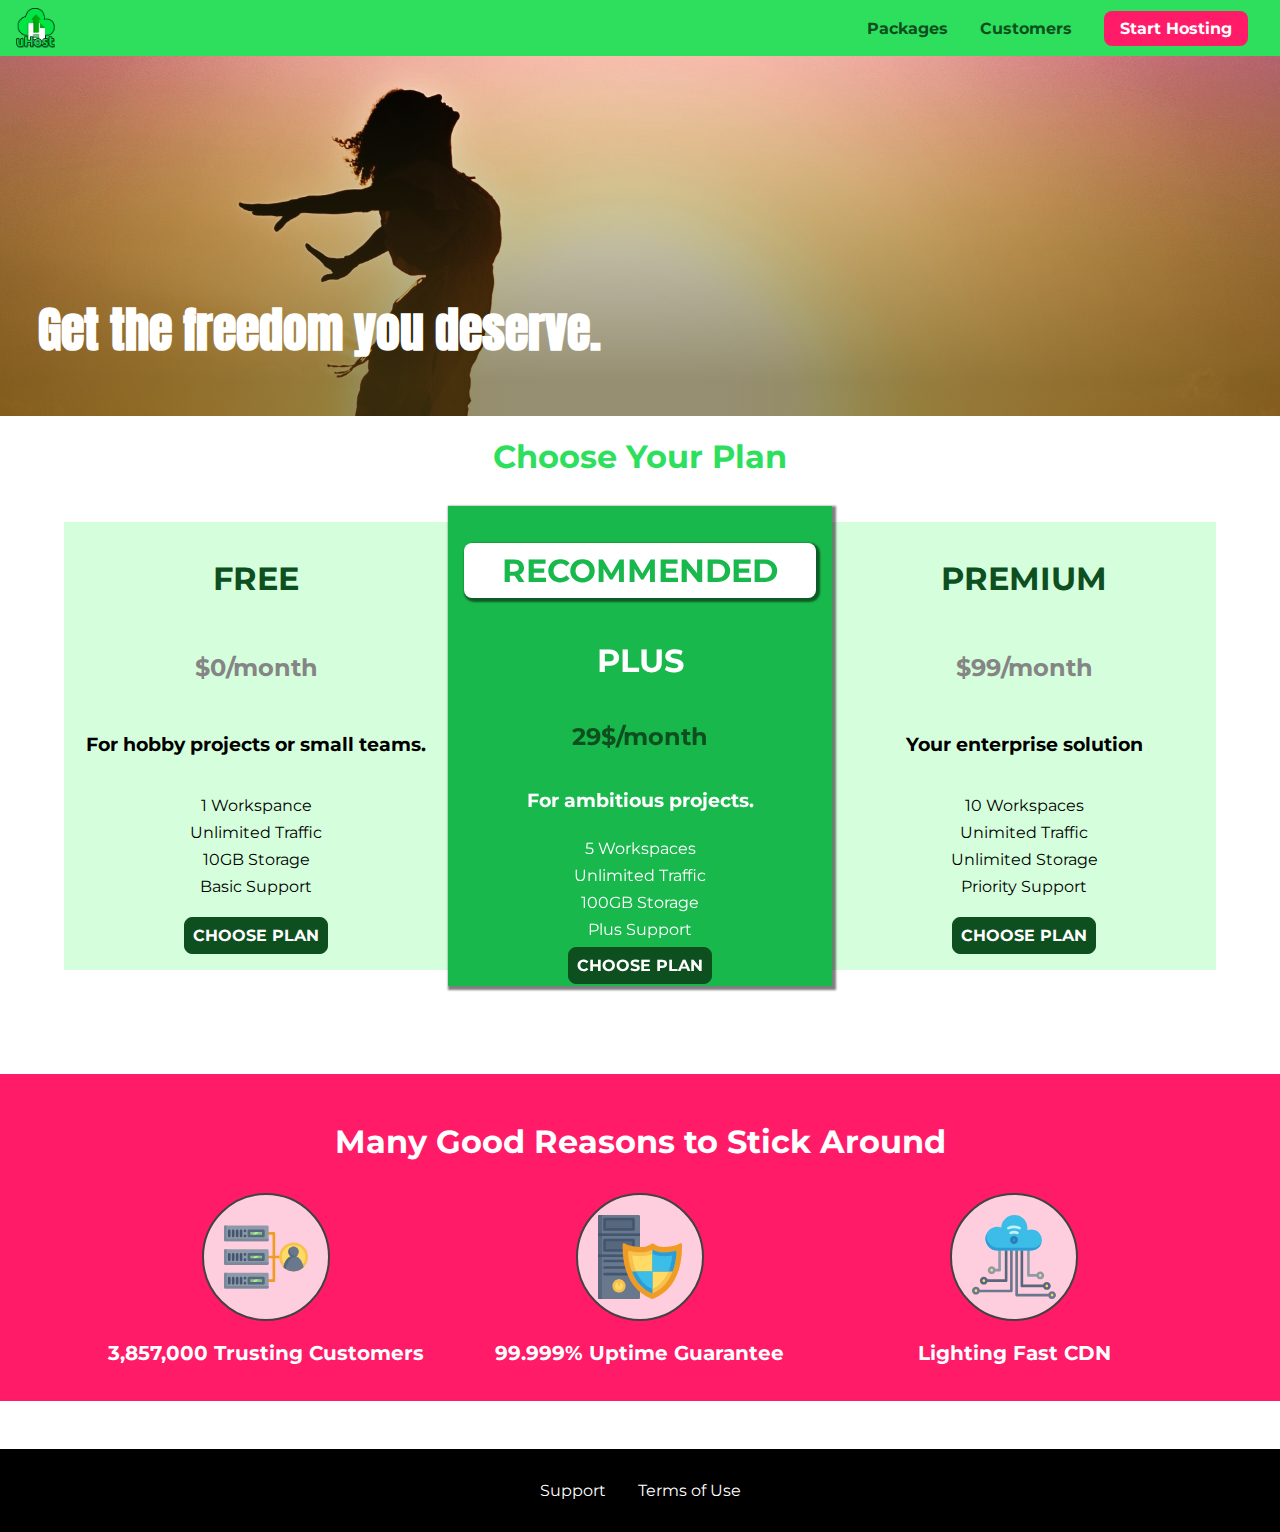
<file: index.html>
<!DOCTYPE html>
<html lang="en"> 

<head>
    <meta charset="UTF-8">
    <meta http-equiv="X-UA-Compatible" content="ie=edge">
    <meta name="viewport" content="width=device-width, initial-scale=1.0">
    <title>uHost</title>
    <link rel="shortcut icon" href="favicon.png">
    <link rel="stylesheet" href="shared.css">
    <link rel="stylesheet" href="main.css">

</head>

<body>
    <div class="backdrop"></div>
    <div class="modal">
        <h1 class="modal__title">Do you want to continue?</h1>
        <div class="modal__actions">
            <a href="start-hosting/index.html" class="modal__action">Yes!</a>
            <button class="modal__action modal__action--negative">No!</button>
        </div>
    </div>
    <header class="main-header">
        <div>
            <button class="toggle-button">
                <span class="toggle-button__bar"></span>
                <span class="toggle-button__bar"></span>
                <span class="toggle-button__bar"></span>
            </button>
            <a href="index.html" class="main-header__brand">
                <img src="images/uhost-icon.png" alt="uHost - Your favorite hosting company">
            </a>
        </div>
            
        
        <nav class="main-nav">
            <ul class="main-nav__items">
                <li class="main-nav__item">
                    <a href="packages/index.html">Packages</a>
                </li>
                <li class="main-nav__item">
                    <a href="customers/index.html">Customers</a>
                </li>
                <li class="main-nav__item main-nav__item--cta">
                    <a href="start-hosting/index.html">Start Hosting</a>
                </li>
            </ul>
        </nav>
    </header>
    <nav class="mobile-nav">
        <ul class="mobile-nav__items">
            <li class="mobile-nav__item">
                <a href="packages/index.html">Packages</a>
            </li>
            <li class="mobile-nav__item">
                <a href="customers/index.html">Customers</a>                
            </li>
            <li class="mobile-nav__item mobile-nav__item--cta">
                <a href="start-hosting/index.html">Start Hosting</a>
            </li>
        </ul>
    </nav>
    <main>
        <section id="product-overview">
            <h1>Get the freedom you deserve.</h1>
        </section>
        <section id="plans">
            <h1 class="section-title">Choose Your Plan</h1>
           <div class="plan__list">
               <article class="plan">
                   <h1 class="plan__title">FREE</h1>
                   <h2 class="plan__price">$0/month</h2>
                   <h3>For hobby projects or small teams.</h3>
                   <ul class="plan__features">
                       <li class="plan__feature">1 Workspance</li>
                       <li class="plan__feature">Unlimited Traffic</li>
                       <li class="plan__feature">10GB Storage</li>
                       <li class="plan__feature">Basic Support</li>
                   </ul>
                   <div>
                       <button class="button">CHOOSE PLAN</button>
                   </div>
               </article>
               <article class="plan plan--highlighted">
                   <h1 class="plan__annotation">RECOMMENDED</h1>
                    <h1 class="plan__title">PLUS</h1>
                    <h2 class="plan__price">29$/month</h2>
                    <h3>For ambitious projects.</h3>
                    <ul class="plan__features">
                        <li class="plan__feature">5 Workspaces</li>
                        <li class="plan__feature">Unlimited Traffic</li>
                        <li class="plan__feature">100GB Storage</li>
                        <li class="plan__feature">Plus Support</li>
                    </ul>
                    <div>
                        <button class="button">CHOOSE PLAN</button>
                    </div>
               </article>
               <article class="plan">
                   <h1 class="plan__title">PREMIUM</h1>
                   <h2 class="plan__price">$99/month</h2>
                   <h3>Your enterprise solution</h3>
                   <ul class="plan__features">
                       <li class="plan__feature">10 Workspaces</li>
                       <li class="plan__feature">Unimited Traffic</li>
                       <li class="plan__feature">Unlimited Storage</li>
                       <li class="plan__feature">Priority Support</li>
                   </ul>
                   <div>
                       <button class="button">CHOOSE PLAN</button>
                   </div>
               </article>

           </div>
        </section>
        <section id="key-features">
            <h1 class="section-title">Many Good Reasons to Stick Around</h1>
            <ul class="key-feature__list">
                <li class="key-feature">
                    <div class="key-feature__image">
                        <svg viewBox="0 0 512 512">
                            <path style="fill:#F09B24;" d="M344,248h-32V112c0-4.418-3.582-8-8-8h-40c-4.418,0-8,3.582-8,8s3.582,8,8,8h32v128h-32  c-4.418,0-8,3.582-8,8s3.582,8,8,8h32v128h-32c-4.418,0-8,3.582-8,8s3.582,8,8,8h40c4.418,0,8-3.582,8-8V264h32c4.418,0,8-3.582,8-8  S348.418,248,344,248z"
                            />
                            <path style="fill:#8E9AA9;" d="M264,64H8c-4.418,0-8,3.582-8,8v80c0,4.418,3.582,8,8,8h256c4.418,0,8-3.582,8-8V72  C272,67.582,268.418,64,264,64z"
                            />
                            <path style="fill:#7C899B;" d="M24,144c-4.418,0-8-3.582-8-8V64H8c-4.418,0-8,3.582-8,8v80c0,4.418,3.582,8,8,8h256  c4.418,0,8-3.582,8-8v-8H24z"
                            />
                            <rect x="152" y="96" style="fill:#B8E3A8;" width="88" height="32" />
                            <g>
                                <polygon style="fill:#7EC97D;" points="152,96 152,128 166,128 198,96  " />
                                <polygon style="fill:#7EC97D;" points="220,96 188,128 240,128 240,96  " />
                            </g>
                            <path style="fill:#56677E;" d="M240,136h-88c-4.418,0-8-3.582-8-8V96c0-4.418,3.582-8,8-8h88c4.418,0,8,3.582,8,8v32  C248,132.418,244.418,136,240,136z M160,120h72v-16h-72V120z"
                            />
                            <g>
                                <path style="fill:#435670;" d="M32,136c-4.418,0-8-3.582-8-8V96c0-4.418,3.582-8,8-8s8,3.582,8,8v32C40,132.418,36.418,136,32,136z   "
                                />
                                <path style="fill:#435670;" d="M56,136c-4.418,0-8-3.582-8-8V96c0-4.418,3.582-8,8-8s8,3.582,8,8v32C64,132.418,60.418,136,56,136z   "
                                />
                                <path style="fill:#435670;" d="M80,136c-4.418,0-8-3.582-8-8V96c0-4.418,3.582-8,8-8s8,3.582,8,8v32C88,132.418,84.418,136,80,136z   "
                                />
                                <path style="fill:#435670;" d="M104,136c-4.418,0-8-3.582-8-8V96c0-4.418,3.582-8,8-8s8,3.582,8,8v32   C112,132.418,108.418,136,104,136z"
                                />
                                <path style="fill:#435670;" d="M128,105c-4.418,0-8-3.582-8-8v-1c0-4.418,3.582-8,8-8s8,3.582,8,8v1   C136,101.418,132.418,105,128,105z"
                                />
                                <path style="fill:#435670;" d="M128,136c-4.418,0-8-3.582-8-8v-1c0-4.418,3.582-8,8-8s8,3.582,8,8v1   C136,132.418,132.418,136,128,136z"
                                />
                            </g>
                            <path style="fill:#8E9AA9;" d="M264,208H8c-4.418,0-8,3.582-8,8v80c0,4.418,3.582,8,8,8h256c4.418,0,8-3.582,8-8v-80  C272,211.582,268.418,208,264,208z"
                            />
                            <path style="fill:#7C899B;" d="M24,288c-4.418,0-8-3.582-8-8v-72H8c-4.418,0-8,3.582-8,8v80c0,4.418,3.582,8,8,8h256  c4.418,0,8-3.582,8-8v-8H24z"
                            />
                            <rect x="152" y="240" style="fill:#B8E3A8;" width="88" height="32" />
                            <g>
                                <polygon style="fill:#7EC97D;" points="152,240 152,272 166,272 198,240  " />
                                <polygon style="fill:#7EC97D;" points="220,240 188,272 240,272 240,240  " />
                            </g>
                            <path style="fill:#56677E;" d="M240,280h-88c-4.418,0-8-3.582-8-8v-32c0-4.418,3.582-8,8-8h88c4.418,0,8,3.582,8,8v32  C248,276.418,244.418,280,240,280z M160,264h72v-16h-72V264z"
                            />
                            <g>
                                <path style="fill:#435670;" d="M32,280c-4.418,0-8-3.582-8-8v-32c0-4.418,3.582-8,8-8s8,3.582,8,8v32C40,276.418,36.418,280,32,280   z"
                                />
                                <path style="fill:#435670;" d="M56,280c-4.418,0-8-3.582-8-8v-32c0-4.418,3.582-8,8-8s8,3.582,8,8v32C64,276.418,60.418,280,56,280   z"
                                />
                                <path style="fill:#435670;" d="M80,280c-4.418,0-8-3.582-8-8v-32c0-4.418,3.582-8,8-8s8,3.582,8,8v32C88,276.418,84.418,280,80,280   z"
                                />
                                <path style="fill:#435670;" d="M104,280c-4.418,0-8-3.582-8-8v-32c0-4.418,3.582-8,8-8s8,3.582,8,8v32   C112,276.418,108.418,280,104,280z"
                                />
                                <path style="fill:#435670;" d="M128,249c-4.418,0-8-3.582-8-8v-1c0-4.418,3.582-8,8-8s8,3.582,8,8v1   C136,245.418,132.418,249,128,249z"
                                />
                                <path style="fill:#435670;" d="M128,280c-4.418,0-8-3.582-8-8v-1c0-4.418,3.582-8,8-8s8,3.582,8,8v1   C136,276.418,132.418,280,128,280z"
                                />
                            </g>
                            <path style="fill:#8E9AA9;" d="M264,352H8c-4.418,0-8,3.582-8,8v80c0,4.418,3.582,8,8,8h256c4.418,0,8-3.582,8-8v-80  C272,355.582,268.418,352,264,352z"
                            />
                            <path style="fill:#7C899B;" d="M24,432c-4.418,0-8-3.582-8-8v-72H8c-4.418,0-8,3.582-8,8v80c0,4.418,3.582,8,8,8h256  c4.418,0,8-3.582,8-8v-8H24z"
                            />
                            <rect x="152" y="384" style="fill:#B8E3A8;" width="88" height="32" />
                            <g>
                                <polygon style="fill:#7EC97D;" points="152,384 152,416 166,416 198,384  " />
                                <polygon style="fill:#7EC97D;" points="220,384 188,416 240,416 240,384  " />
                            </g>
                            <path style="fill:#56677E;" d="M240,424h-88c-4.418,0-8-3.582-8-8v-32c0-4.418,3.582-8,8-8h88c4.418,0,8,3.582,8,8v32  C248,420.418,244.418,424,240,424z M160,408h72v-16h-72V408z"
                            />
                            <g>
                                <path style="fill:#435670;" d="M32,424c-4.418,0-8-3.582-8-8v-32c0-4.418,3.582-8,8-8s8,3.582,8,8v32C40,420.418,36.418,424,32,424   z"
                                />
                                <path style="fill:#435670;" d="M56,424c-4.418,0-8-3.582-8-8v-32c0-4.418,3.582-8,8-8s8,3.582,8,8v32C64,420.418,60.418,424,56,424   z"
                                />
                                <path style="fill:#435670;" d="M80,424c-4.418,0-8-3.582-8-8v-32c0-4.418,3.582-8,8-8s8,3.582,8,8v32C88,420.418,84.418,424,80,424   z"
                                />
                                <path style="fill:#435670;" d="M104,424c-4.418,0-8-3.582-8-8v-32c0-4.418,3.582-8,8-8s8,3.582,8,8v32   C112,420.418,108.418,424,104,424z"
                                />
                                <path style="fill:#435670;" d="M128,393c-4.418,0-8-3.582-8-8v-1c0-4.418,3.582-8,8-8s8,3.582,8,8v1   C136,389.418,132.418,393,128,393z"
                                />
                                <path style="fill:#435670;" d="M128,424c-4.418,0-8-3.582-8-8v-1c0-4.418,3.582-8,8-8s8,3.582,8,8v1   C136,420.418,132.418,424,128,424z"
                                />
                            </g>
                            <path style="fill:#F7C14D;" d="M424,168c-48.523,0-88,39.477-88,88s39.477,88,88,88s88-39.477,88-88S472.523,168,424,168z" />
                            <path style="fill:#FFDB66;" d="M424,184c-39.701,0-72,32.299-72,72s32.299,72,72,72s72-32.299,72-72S463.701,184,424,184z" />
                            <path style="fill:#69788D;" d="M484.893,314.16C476.393,274.588,451.922,248,424,248s-52.393,26.588-60.893,66.16  c-0.605,2.82,0.354,5.749,2.511,7.664C381.731,336.124,402.465,344,424,344s42.269-7.876,58.381-22.176  C484.539,319.909,485.498,316.98,484.893,314.16z"
                            />
                            <path style="fill:#56677E;" d="M434.053,249.171C430.768,248.403,427.411,248,424,248c-27.922,0-52.393,26.588-60.893,66.16  c-0.605,2.82,0.354,5.749,2.511,7.664c3.383,3.002,6.979,5.703,10.734,8.125C384.904,286.243,407.373,255.378,434.053,249.171z"
                            />
                            <path style="fill:#69788D;" d="M424,192c-17.645,0-32,14.355-32,32s14.355,32,32,32s32-14.355,32-32S441.645,192,424,192z" />
                            <path style="fill:#56677E;" d="M432,248c-17.645,0-32-14.355-32-32c0-6.783,2.128-13.076,5.742-18.258  C397.444,203.53,392,213.138,392,224c0,17.645,14.355,32,32,32c10.862,0,20.471-5.444,26.258-13.742  C445.076,245.872,438.783,248,432,248z"
                            />

                        </svg>
                    </div>
                    <p class="key-feature__description">3,857,000 Trusting Customers</p>
                </li>
                <li class="key-feature">
                    <div class="key-feature__image">
                        <svg viewBox="0 0 512 512">
                            <path style="fill:#69788D;" d="M248,0H8C3.582,0,0,3.582,0,8v496c0,4.418,3.582,8,8,8h240c4.418,0,8-3.582,8-8V8  C256,3.582,252.418,0,248,0z"
                            />
                            <path style="fill:#56677E;" d="M24,504V8c0-4.418,3.582-8,8-8H8C3.582,0,0,3.582,0,8v496c0,4.418,3.582,8,8,8h24  C27.582,512,24,508.418,24,504z"
                            />
                            <g>
                                <rect x="0" y="112" style="fill:#435670;" width="256" height="16" />
                                <rect x="0" y="240" style="fill:#435670;" width="256" height="16" />
                            </g>
                            <path style="fill:#F7C14D;" d="M128,392c-22.056,0-40,17.944-40,40s17.944,40,40,40s40-17.944,40-40S150.056,392,128,392z" />
                            <path style="fill:#FFDB66;" d="M128,408c-13.233,0-24,10.767-24,24s10.767,24,24,24s24-10.767,24-24S141.233,408,128,408z" />
                            <path style="fill:#F7C14D;" d="M128,392c-2.739,0-5.414,0.278-8,0.805V424c0,4.418,3.582,8,8,8c4.418,0,8-3.582,8-8v-31.195  C133.414,392.278,130.739,392,128,392z"
                            />
                            <g>
                                <path style="fill:#435670;" d="M216,288H40c-4.418,0-8-3.582-8-8s3.582-8,8-8h176c4.418,0,8,3.582,8,8S220.418,288,216,288z"
                                />
                                <path style="fill:#435670;" d="M216,328H40c-4.418,0-8-3.582-8-8s3.582-8,8-8h176c4.418,0,8,3.582,8,8S220.418,328,216,328z"
                                />
                                <path style="fill:#435670;" d="M216,368H40c-4.418,0-8-3.582-8-8s3.582-8,8-8h176c4.418,0,8,3.582,8,8S220.418,368,216,368z"
                                />
                                <path style="fill:#435670;" d="M216,16H40c-4.418,0-8,3.582-8,8v64c0,4.418,3.582,8,8,8h176c4.418,0,8-3.582,8-8V24   C224,19.582,220.418,16,216,16z"
                                />
                            </g>
                            <rect x="48" y="32" style="fill:#56677E;" width="160" height="48" />
                            <path style="fill:#435670;" d="M216,144H40c-4.418,0-8,3.582-8,8v64c0,4.418,3.582,8,8,8h176c4.418,0,8-3.582,8-8v-64  C224,147.582,220.418,144,216,144z"
                            />
                            <rect x="48" y="160" style="fill:#56677E;" width="160" height="48" />
                            <path style="fill:#F09B24;" d="M511.747,180.237c-0.194-6.537-8.107-10.107-13.135-5.894c-5.6,4.693-42.904,21.282-98.514,21.282  c-33.45,0-64.625-20.999-64.929-21.206c-2.9-1.991-6.764-1.85-9.512,0.346c-2.677,2.135-27.201,20.86-63.793,20.86  c-55.607,0-92.914-16.589-98.515-21.282c-5.028-4.211-12.941-0.645-13.135,5.894c-1.634,54.834,4.655,105.941,18.693,151.903  c12.096,39.604,29.759,74.047,52.497,102.373c27.538,34.304,62.743,59.882,104.66,76.045c3.069,1.918,6.757,1.921,9.83,0  c41.917-16.163,77.122-41.741,104.66-76.045c22.738-28.326,40.401-62.77,52.497-102.373  C507.092,286.179,513.381,235.071,511.747,180.237z"
                            />
                            <path style="fill:#F7C14D;" d="M476.21,221.226c-1.953-1.631-4.568-2.235-7.036-1.628c-21.686,5.327-44.926,8.028-69.075,8.028  c-25.926,0-49.633-8.975-64.955-16.504c-2.307-1.134-5.016-1.091-7.284,0.116c-14.059,7.477-36.919,16.388-65.994,16.388  c-24.153,0-47.394-2.701-69.075-8.028c-5.155-1.268-10.221,2.966-9.894,8.261c2.077,33.693,7.668,65.635,16.616,94.935  c22.774,74.565,66.139,126.334,128.888,153.868c2.032,0.891,4.397,0.891,6.43,0c61.777-27.107,104.716-78.876,127.62-153.868  c8.948-29.3,14.539-61.241,16.616-94.935C479.224,225.319,478.163,222.856,476.21,221.226z"
                            />
                            <path style="fill:#FFDB66;" d="M331.609,451.727c-52.604-25.289-89.304-70.987-109.144-135.944  c-6.532-21.39-11.162-44.336-13.82-68.447c17.133,2.852,34.952,4.291,53.22,4.291c29.394,0,53.376-7.793,69.978-15.561  c17.44,7.736,41.656,15.561,68.256,15.561c18.267,0,36.085-1.439,53.219-4.291c-2.659,24.112-7.288,47.06-13.82,68.448  C419.545,381.108,383.27,426.805,331.609,451.727z"
                            />
                            <g>
                                <path style="fill:#2C9DD4;" d="M479.066,227.858c0.157-2.539-0.903-5.002-2.856-6.633s-4.568-2.235-7.036-1.628   c-21.686,5.327-44.926,8.028-69.075,8.028c-25.926,0-49.633-8.975-64.955-16.504c-1.057-0.52-2.2-0.78-3.345-0.806l-0.072,133.351   h123.601c2.556-6.746,4.933-13.702,7.123-20.874C471.398,293.493,476.989,261.552,479.066,227.858z"
                                />
                                <path style="fill:#2C9DD4;" d="M206.658,343.667c24.153,63.42,65.028,108.108,121.743,132.995c1.031,0.452,2.147,0.673,3.263,0.666   l0.063-133.661H206.658z"
                                />
                            </g>
                            <g>
                                <path style="fill:#3CBDE8;" d="M439.497,315.783c6.532-21.389,11.161-44.336,13.82-68.448c-17.134,2.852-34.952,4.291-53.219,4.291   c-26.6,0-50.815-7.824-68.256-15.561l-0.116,107.601h97.758C433.179,334.807,436.524,325.518,439.497,315.783z"
                                />
                                <path style="fill:#3CBDE8;" d="M232.523,343.667c21.144,50.298,54.363,86.56,99.087,108.06l0.117-108.06H232.523z" />
                            </g>
                        </svg>
                    </div>
                    <p class="key-feature__description">99.999% Uptime Guarantee</p>
                </li>
                <li class="key-feature">
                    <div class="key-feature__image">
                        <svg viewBox="0 0 512 512">
                            <path style="fill:#8E9AA9;" d="M168,200c-4.418,0-8,3.582-8,8v120h-17.376c-3.302-9.311-12.194-16-22.624-16  c-13.234,0-24,10.767-24,24s10.766,24,24,24c10.429,0,19.321-6.689,22.624-16H168c4.418,0,8-3.582,8-8V208  C176,203.582,172.418,200,168,200z"
                            />
                            <path style="fill:#FFDB66;" d="M120,328c-4.411,0-8,3.589-8,8s3.589,8,8,8s8-3.589,8-8S124.411,328,120,328z" />
                            <path style="fill:#56677E;" d="M208,200c-4.418,0-8,3.582-8,8v184H94.624C91.322,382.689,82.43,376,72,376  c-13.234,0-24,10.767-24,24s10.766,24,24,24c10.429,0,19.321-6.689,22.624-16H208c4.418,0,8-3.582,8-8V208  C216,203.582,212.418,200,208,200z"
                            />
                            <path style="fill:#FFDB66;" d="M72,392c-4.411,0-8,3.589-8,8s3.589,8,8,8s8-3.589,8-8S76.411,392,72,392z" />
                            <path style="fill:#69788D;" d="M240,208c-4.418,0-8,3.582-8,8v239H47.24c-2.671-10.34-12.078-18-23.24-18c-13.234,0-24,10.767-24,24  s10.766,24,24,24c9.666,0,18.009-5.747,21.809-14H240c4.418,0,8-3.582,8-8V216C248,211.582,244.418,208,240,208z"
                            />
                            <path style="fill:#FFDB66;" d="M24,453c-4.411,0-8,3.589-8,8s3.589,8,8,8s8-3.589,8-8S28.411,453,24,453z" />
                            <path style="fill:#69788D;" d="M488,464c-10.429,0-19.321,6.689-22.624,16H280V208c0-4.418-3.582-8-8-8s-8,3.582-8,8v280  c0,4.418,3.582,8,8,8h193.376c3.302,9.311,12.194,16,22.624,16c13.234,0,24-10.767,24-24S501.234,464,488,464z"
                            />
                            <path style="fill:#FFDB66;" d="M488,480c-4.411,0-8,3.589-8,8s3.589,8,8,8s8-3.589,8-8S492.411,480,488,480z" />
                            <path style="fill:#56677E;" d="M456,408c-10.429,0-19.321,6.689-22.624,16H312V208c0-4.418-3.582-8-8-8s-8,3.582-8,8v224  c0,4.418,3.582,8,8,8h129.376c3.302,9.311,12.194,16,22.624,16c13.234,0,24-10.767,24-24S469.234,408,456,408z"
                            />
                            <path style="fill:#FFDB66;" d="M456,424c-4.411,0-8,3.589-8,8s3.589,8,8,8s8-3.589,8-8S460.411,424,456,424z" />
                            <path style="fill:#8E9AA9;" d="M416,344c-10.429,0-19.321,6.689-22.624,16H352V208c0-4.418-3.582-8-8-8s-8,3.582-8,8v160  c0,4.418,3.582,8,8,8h49.376c3.302,9.311,12.194,16,22.624,16c13.234,0,24-10.767,24-24S429.234,344,416,344z"
                            />
                            <path style="fill:#FFDB66;" d="M416,360c-4.411,0-8,3.589-8,8s3.589,8,8,8s8-3.589,8-8S420.411,360,416,360z" />
                            <path style="fill:#3CBDE8;" d="M362,88c-8.741,0-17.231,1.751-25.06,5.085C337.646,88.797,338,84.43,338,80  c0-44.112-35.888-80-80-80c-42.823,0-77.895,33.816-79.909,76.149C170.393,73.415,162.244,72,154,72c-39.701,0-72,32.299-72,72  s32.299,72,72,72h208c35.29,0,64-28.71,64-64S397.29,88,362,88z"
                            />
                            <path style="fill:#2C9DD4;" d="M368,200H160c-39.701,0-72-32.299-72-72c0-5.863,0.721-11.559,2.05-17.019  C84.918,120.88,82,132.102,82,144c0,39.701,32.299,72,72,72h208c30.389,0,55.88-21.296,62.379-49.743  C413.565,186.327,392.352,200,368,200z"
                            />
                            <path style="fill:#2A7DB5;" d="M256,128c-13.234,0-24,10.767-24,24s10.766,24,24,24c13.233,0,24-10.767,24-24S269.233,128,256,128z"
                            />
                            <path style="fill:#2C9DD4;" d="M256,144c-4.411,0-8,3.589-8,8s3.589,8,8,8c4.411,0,8-3.589,8-8S260.411,144,256,144z" />
                            <g>
                                <path style="fill:#C5F1FA;" d="M221.755,87.695c-2.994,0-5.864-1.688-7.233-4.572c-1.894-3.991-0.194-8.763,3.798-10.657   C230.157,66.849,242.834,64,256,64c13.166,0,25.844,2.849,37.68,8.466c3.992,1.895,5.692,6.666,3.798,10.657   s-6.666,5.692-10.657,3.798C277.144,82.328,266.774,80,256,80c-10.774,0-21.144,2.328-30.821,6.921   C224.072,87.446,222.904,87.695,221.755,87.695z"
                                />
                                <path style="fill:#C5F1FA;" d="M276.545,116.618c-1.148,0-2.316-0.249-3.424-0.774C267.745,113.293,261.985,112,256,112   c-5.985,0-11.745,1.293-17.121,3.844c-3.991,1.895-8.763,0.192-10.657-3.798c-1.894-3.992-0.193-8.764,3.798-10.657   C239.557,97.813,247.625,96,256,96c8.376,0,16.444,1.813,23.98,5.389c3.991,1.894,5.692,6.665,3.798,10.657   C282.41,114.93,279.539,116.618,276.545,116.618z"
                                />
                            </g>

                        </svg>
                    </div>
                    <p class="key-feature__description">Lighting Fast CDN</p>
                </li>
            </ul>
        </section>
    </main>
    <footer class="main-footer">
        <nav>
            <ul class="main-footer__links">
                <li class="main-footer__link">
                    <a href="#">Support</a>
                </li>
                <li class="main-footer__link">
                    <a href="#">Terms of Use</a>
                </li>
            </ul>
        </nav>
    </footer>
    <script src="shared.js"></script>
</body>

</html>
</file>
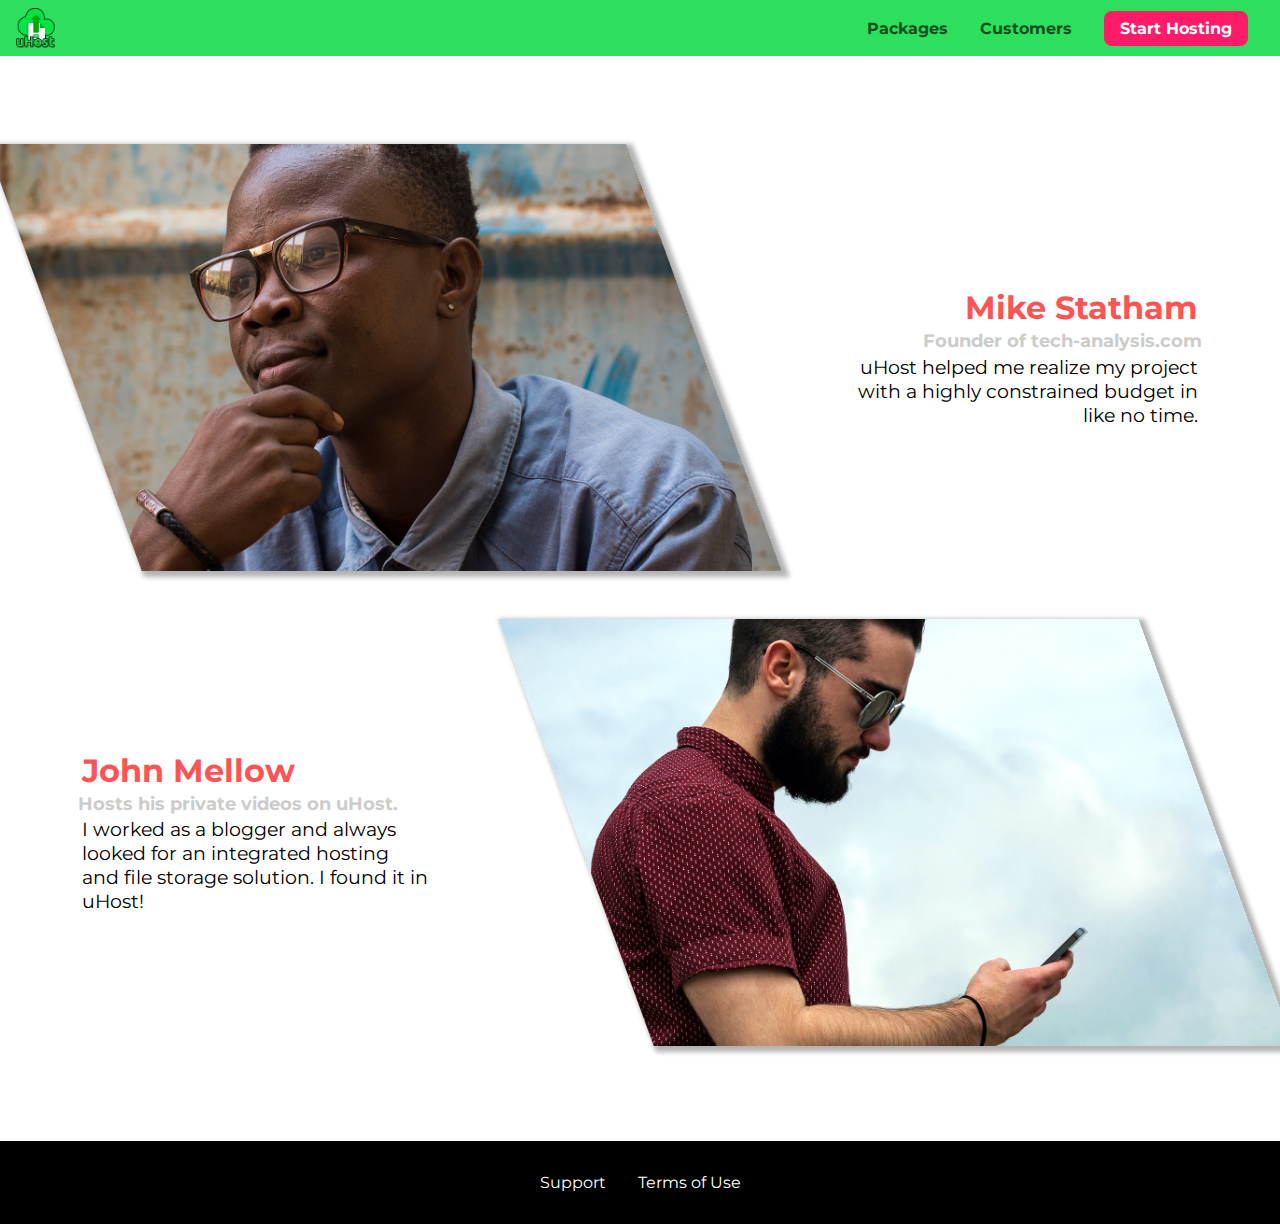
<file: customers/index.html>
<!DOCTYPE html>
<html lang="en">
<head>
    <meta charset="UTF-8">
    <meta http-equiv="X-UA-Compatible" content="IE=edge">
    <meta name="viewport" content="width=device-width, initial-scale=1.0">
    <title>uHost Customers</title>
    <link rel="shortcut icon" href="../favicon.png">
    <link rel="stylesheet" href="../shared.css">
    <link rel="stylesheet" href="customers.css">
</head>

<body>
    <div class="backdrop"></div>
    
    <header class="main-header">
        <div>
            <button class="toggle-button">
                <span class="toggle-button__bar"></span>
                <span class="toggle-button__bar"></span>
                <span class="toggle-button__bar"></span>
            </button>
            <a href="../index.html" class="main-header__brand">
                <img src="../images/uhost-icon.png" alt="uHost - Your favorite hosting company">
            </a>
        </div>
            
        
        <nav class="main-nav">
            <ul class="main-nav__items">
                <li class="main-nav__item">
                    <a href="../packages/index.html">Packages</a>
                </li>
                <li class="main-nav__item">
                    <a href="index.html">Customers</a>
                </li>
                <li class="main-nav__item main-nav__item--cta">
                    <a href="../start-hosting/index.html">Start Hosting</a>
                </li>
            </ul>
        </nav>
    </header>
    <nav class="mobile-nav">
        <ul class="mobile-nav__items">
            <li class="mobile-nav__item">
                <a href="../packages/index.html">Packages</a>
            </li>
            <li class="mobile-nav__item">
                <a href="index.html">Customers</a>                
            </li>
            <li class="mobile-nav__item mobile-nav__item--cta">
                <a href="../start-hosting/index.html">Start Hosting</a>
            </li>
        </ul>
    </nav>
    <main>
        <div>
            <div class="testimonial" id="customer-1">
                <div class="testimonial__image-container">
                    <img src="../images/customer-1.jpg" alt="Mike Statham - Customer" class="testimonial__image">
                </div>
                <div class="testimonial__info">
                    <h1 class="testimonial__name">Mike Statham</h1>
                    <h2 class="testimonial__subtitle">Founder of
                        <a href="tech-analysis.com">tech-analysis.com</a>
                    </h2>
                    <p class="testimonial__text">uHost helped me realize my project with a highly constrained budget in like no time.</p>
                </div>
            </div>
            <div class="testimonial" id="customer-2">

                <div class="testimonial__info">
                    <h1 class="testimonial__name">John Mellow</h1>
                    <h2 class="testimonial__subtitle">Hosts his private videos on uHost.
                    </h2>
                    <p class="testimonial__text">I worked as a blogger and always looked for an integrated hosting and file storage solution. I found
                        it in uHost!
                     </p>
                </div>
                <div class="testimonial__image-container">
                    <img src="../images/customer-2.jpg" alt="John Mellow - Customer" class="testimonial__image">
                </div>
            </div>
        </div>
    </main>
    <footer class="main-footer">
        <nav>
            <ul class="main-footer__links">
                <li class="main-footer__link">
                    <a href="#">Support</a>
                </li>
                <li class="main-footer__link">
                    <a href="#">Terms of Use</a>
                </li>
            </ul>
        </nav>
    </footer>
    <script src="../shared.js"></script>
</body>
</html>
</file>
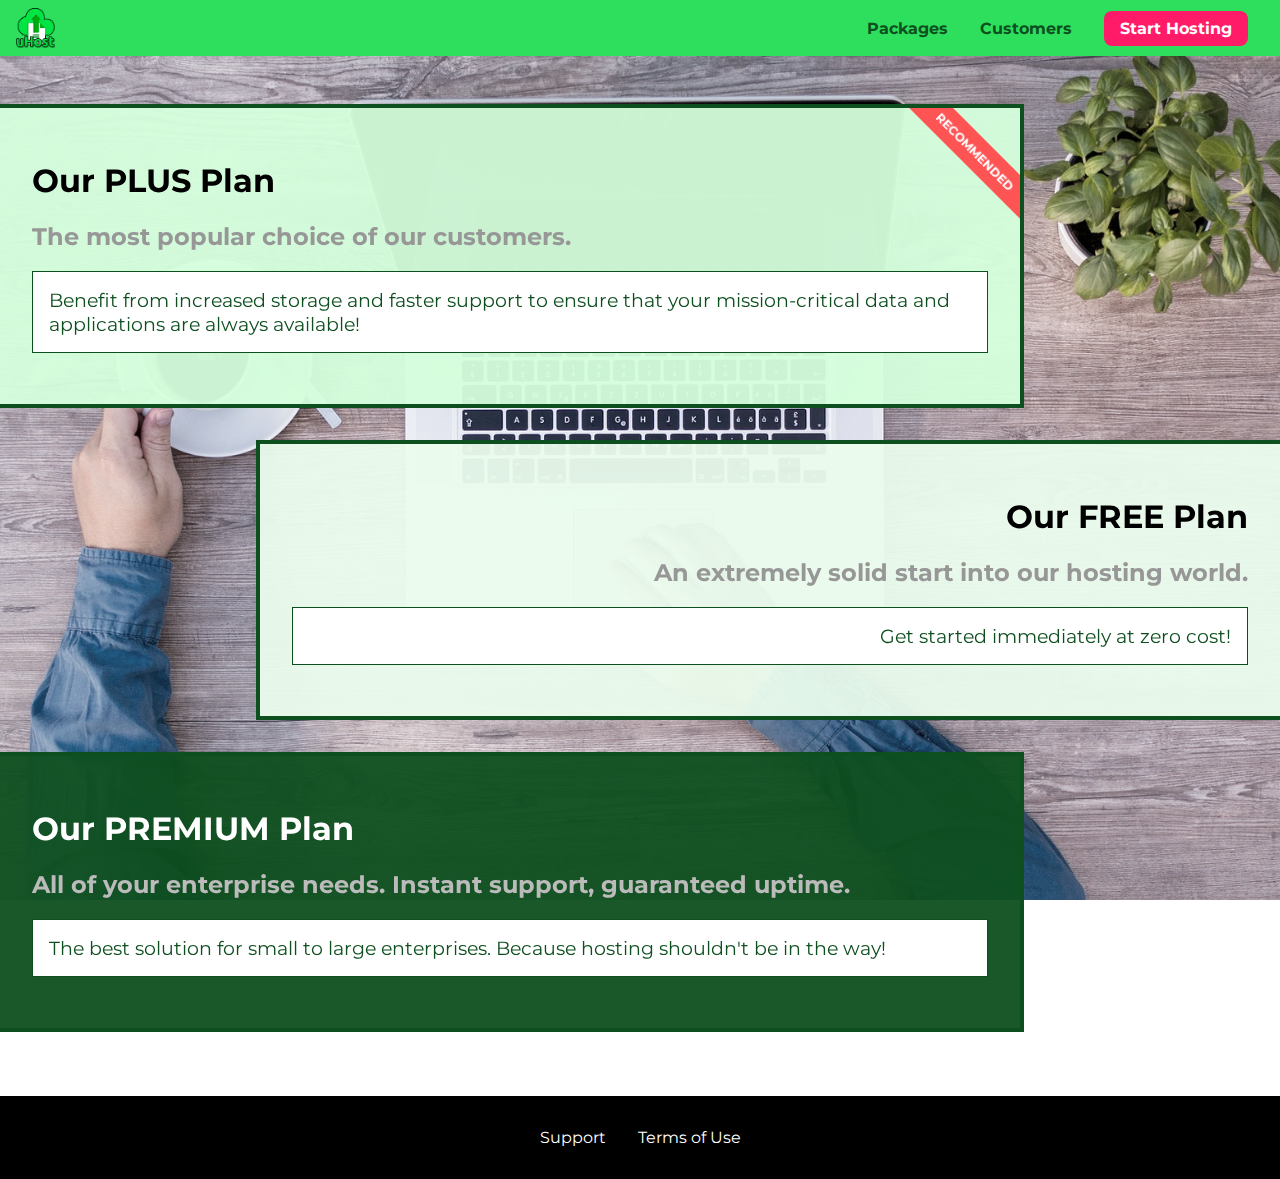
<file: packages/index.html>
<!DOCTYPE html>
<html lang="en">

<head>
    <meta charset="UTF-8">
    <meta http-equiv="X-UA-Compatible" content="ie=edge">
    <meta name="viewport" content="width=device-width, initial-scale=1.0">
    <title>uHost</title>
    <link rel="shortcut icon" href="favicon.png">
    <link rel="stylesheet" href="../shared.css">
    <link rel="stylesheet" href="packages.css">
</head>

<body>
    <div class="backdrop"></div>
    
    <div class="background"></div>
    <header class="main-header">
        <div>
            <button class="toggle-button">
                <span class="toggle-button__bar"></span>
                <span class="toggle-button__bar"></span>
                <span class="toggle-button__bar"></span>
            </button>
            <a href="../index.html" class="main-header__brand">
                <img src="../images/uhost-icon.png" alt="uhost - Your favorite hosting company">
            </a>
        </div>
            
        
        <nav class="main-nav">
            <ul class="main-nav__items">
                <li class="main-nav__item">
                    <a href="index.html">Packages</a>
                </li>
                <li class="main-nav__item">
                    <a href="../customers/index.html">Customers</a>
                </li>
                <li class="main-nav__item main-nav__item--cta">
                    <a href="../start-hosting/index.html">Start Hosting</a>
                </li>
            </ul>
        </nav>
    </header>
    <nav class="mobile-nav">
        <ul class="mobile-nav__items">
            <li class="mobile-nav__item">
                <a href="index.html">Packages</a>
            </li>
            <li class="mobile-nav__item">
                <a href="../customers/index.html">Customers</a>                
            </li>
            <li class="mobile-nav__item mobile-nav__item--cta">
                <a href="../start-hosting/index.html">Start Hosting</a>
            </li>
        </ul>
    </nav>
    <main>
        <section class="package" id="plus">
            
            <a href="#">
                <h1 class="package__title">Our PLUS Plan</h1>
                <h2 class="package__badge">RECOMMENDED</h2>
                <h2 class="package__subtitle">The most popular choice of our customers.</h2>
                <p class="package__info">Benefit from increased storage and faster support to ensure that your mission-critical data and applications
                    are always available!</p>
            </a>
        </section>
        <section class="package" id="free">
            <a href="#">
                <h1 class="package__title">Our FREE Plan</h1>
                <h2 class="package__subtitle">An extremely solid start into our hosting world.</h2>
                <p class="package__info">Get started immediately at zero cost!</p>
            </a>
        </section>
        <div class="clearfix"></div>
        <section class="package" id="premium">
            <a href="#">
                <h1 class="package__title">Our PREMIUM Plan</h1>
                <h2 class="package__subtitle">All of your enterprise needs. Instant support, guaranteed uptime.</h2>
                <p class="package__info">The best solution for small to large enterprises. Because hosting shouldn't be in the way!</p>
            </a>
        </section>
        
    </main>
    <footer class="main-footer">
        <nav>
            <ul class="main-footer__links">
                <li class="main-footer__link">
                    <a href="#">Support</a>
                </li>
                <li class="main-footer__link">
                    <a href="#">Terms of Use</a>
                </li>
            </ul>
        </nav>
    </footer>
    <script src="../shared.js"></script> 
</body>

</html>
</file>
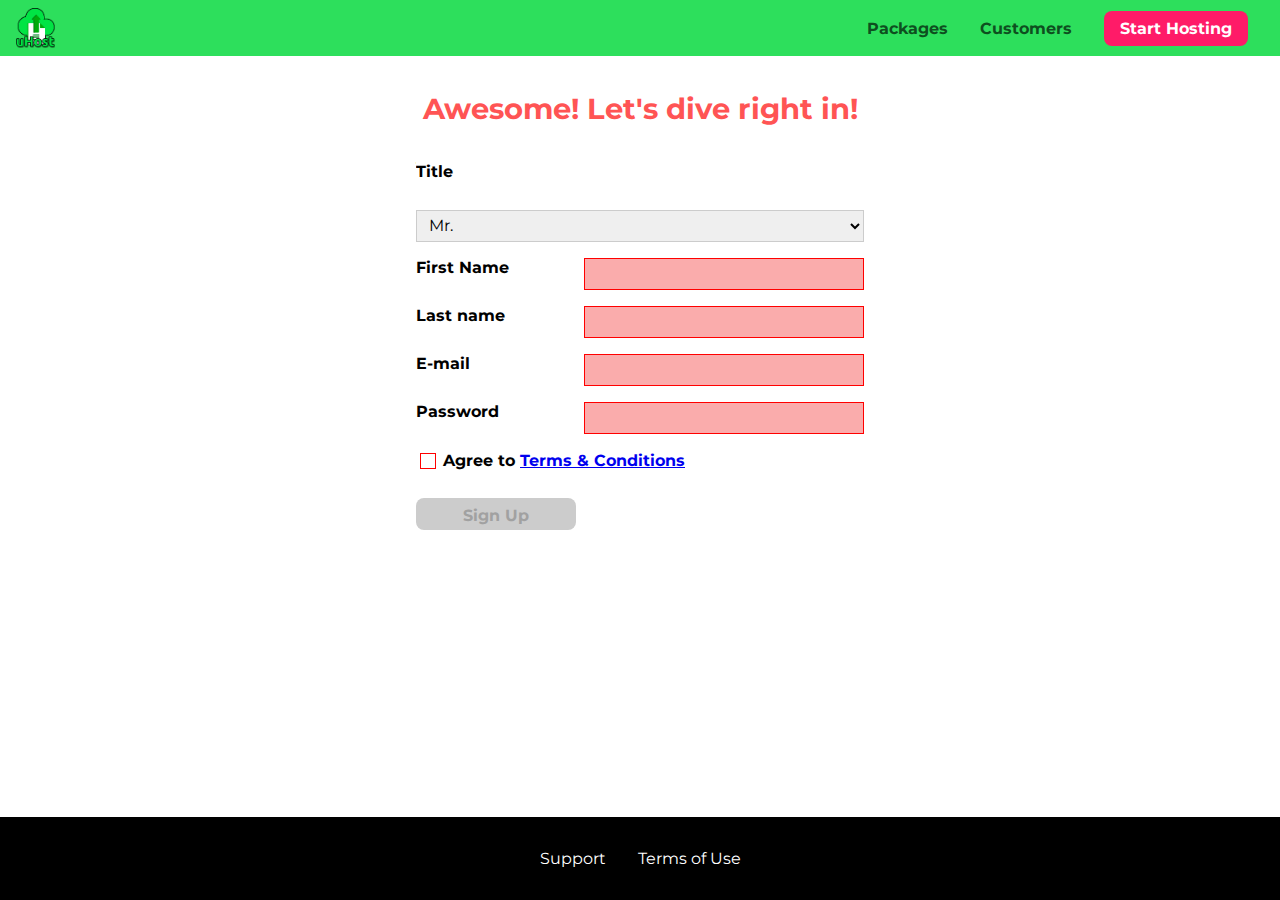
<file: start-hosting/index.html>
<!DOCTYPE html>
<html lang="en">
<head>
    <meta charset="UTF-8">
    <meta http-equiv="X-UA-Compatible" content="IE=edge">
    <meta name="viewport" content="width=device-width, initial-scale=1.0">
    <title>uHost Signup</title>
    <link rel="shortcut icon" href="../favicon.png">
    <link rel="stylesheet" href="../shared.css">
    <link rel="stylesheet" href="start-hosting.css">
</head>

<body>
    <div class="backdrop"></div>
    <header class="main-header">
        <div>
            <button class="toggle-button">
                <span class="toggle-button__bar"></span>
                <span class="toggle-button__bar"></span>
                <span class="toggle-button__bar"></span>
            </button>
            <a href="../index.html" class="main-header__brand">
                <img src="../images/uhost-icon.png" alt="uHost - Your favorite hosting company">
            </a>
        </div>
        <nav class="main-nav">
            <ul class="main-nav__items">
                <li class="main-nav__item">
                    <a href="../packages/index.html">Packages</a>
                </li>
                <li class="main-nav__item">
                    <a href="../customers/index.html">Customers</a>
                </li>
                <li class="main-nav__item main-nav__item--cta">
                    <a href="index.html">Start Hosting</a>
                </li>
            </ul>
        </nav>
    </header>
    <nav class="mobile-nav">
        <ul class="mobile-nav__items">
            <li class="mobile-nav__item">
                <a href="../packages/index.html">Packages</a>
            </li>
            <li class="mobile-nav__item">
                <a href="../customers/index.html">Customers</a>
            </li>
            <li class="mobile-nav__item mobile-nav__item--cta">
                <a href="index.html">Start Hosting</a>
            </li>
        </ul>
    </nav>
    <main class="signup-page">
        <h1 class="signup-title">Awesome! Let's dive right in!</h1>
        <form action="index.html" class="signup-form">
            <label for="title">Title</label>
            <select name="" id="title">
                <option value="mr">Mr.</option>
                <option value="ms">Ms.</option>
            </select>
            <label for="first-name">First Name</label>
            <input type="text" id="first-name" required>
            <label for="last-name">Last name</label>
            <input type="text" id="last-name" required>
            <label for="email">E-mail</label>
            <input type="email" id="email" required>
            <label for="password">Password</label>
            <input type="password" id="password" required>
            <div class="signup-form__checkbox">
            <input type="checkbox" id="agree-terms" required>
            <label for="agree-terms">Agree to
                <a href="#">Terms &amp; Conditions</a>
            </label>
            </div>
            <button type="submit" class="button" disabled>Sign Up</button>
        </form>
    </main>
    <footer class="main-footer">
        <nav>
            <ul class="main-footer__links">
                <li class="main-footer__link">
                    <a href="#">Support</a>
                </li>
                <li class="main-footer__link">
                    <a href="#">Terms of Use</a>
                </li>
            </ul>
        </nav>
    </footer>
    <script src="../shared.js"></script>   
</body>

</html>
</file>
<file: shared.css>
@import url('https://fonts.googleapis.com/css2?family=Roboto:wght@100;400;900&display=swap');
@import url('https://fonts.googleapis.com/css2?family=Montserrat:wght@400;700&display=swap');
@import url('https://fonts.googleapis.com/css2?family=Anton&display=swap');


* {
    box-sizing: border-box;
}

html {
    height: 100%;
}

body {
    font-family: 'Montserrat', sans-serif;
    height: 100%;
    margin: 0px;
    display: grid;
    grid-template-rows: 3.5rem auto fit-content(8rem);
    grid-template-areas: "header"
                         "main"
                         "footer";
    height: 100%;
    
}

main {
    
    /* grid-row: 2 / 3; */
    grid-area: main;
}

.backdrop  {
    position: fixed;
    display: none;
    top: 0;
    left: 0;
    z-index: 100;
    width: 100vw;
    height: 100vh;
    background: rgba(0,0,0,0.5);
}
.main-header {
    background: #2ddf5c;
    width: 100%;
    position: fixed;
    top: 0;
    left: 0;
    padding: 0.5rem 1rem;
    z-index: 1;
    display: flex;
    align-items: center;
    justify-content: space-between;
    
}


.toggle-button {
    width: 3rem;
    background: transparent;
    border: none;
    cursor: pointer;
    padding-top: 0;
    padding-bottom: 0;
    vertical-align: middle;
}

.toggle-button:focus {
    outline: none;
}

.toggle-button__bar {
    width: 100%;
    height: 0.2rem;
    background: black;
    display: block;
    margin: 0.6rem 0;
}


.main-header__brand {
    color: #0e4f1f;
    text-decoration: none;
    font-weight: bold;
    
    

}
.main-header__brand img {
    height: 2.5rem;
    vertical-align: middle;
    
}
.main-nav {
    display: none;
    
    
    
}

@media(min-width: 40rem) {
    .main-nav {
        display: flex;
    }

    .toggle-button {
        display: none;
    }
}

.main-nav__items {
    margin: 0;
    padding: 0;
    list-style: none;
    display: flex;
    
    
}
.main-nav__item {
    
    margin: 0 1rem;    
}
.main-nav__item a,
.mobile-nav__item a {
    text-decoration: none;
    color: #0e4f1f;
    font-weight: bold;
    padding: 0.1875rem 0;
     
}
.main-nav__item a:hover,
.main-nav__item a:active {
    color: white;
    border-bottom: 5px solid white;
}

.main-nav__item--cta a,
.mobile-nav__item--cta a {
    color: white;
    background: #ff1b68;
    padding: .5rem 1rem;
    border-radius: 8px;
}
.main-nav__item--cta a:hover,
.main-nav__item--cta a:active,
.mobile-nav__item--cta a:hover,
.mobile-nav__item--cta a:active {
    color: #ff1b68;
    background: white;
    border: none;
}
.main-footer {

    background: black;
    padding: 2rem;
    margin-top: 3rem;
    /* grid-row: 3 / 4; */
    grid-area: footer;
}
.main-footer__links {
    list-style: none;
    margin: 0;
    padding: 0;
    display: flex;
    flex-direction: column;
    align-items: center;
}
.main-footer__link {
    
    margin: 0.5rem 0;
}

@media (min-width: 40rem) {
    .main-footer__links {
       display: flex;
       flex-direction: row;
       justify-content: center;

        
    }
    
    .main-footer__link {
        margin: 0 1rem;
    }
}
.main-footer__link a {
    color: white;
    text-decoration: none;
}
.main-footer__link a:hover,
.main-footer__link a:active {
    color: #ccc;
}
.button {
    background: #0e4f1f;
    color: white;
    font: inherit;
    border: 1.5px solid #0e4f1f;
    padding: 0.5rem;
    border-radius: 8px;
    font-weight: bold;
    cursor: pointer;

}
.button:hover,
.button:active {
    background: white;
    color:#0e4f1f;
}

.button:focus {
    outline: none;
}

.button[disabled],
.button[disabled]:hover {
    cursor: not-allowed;
    border: #ccc;
    background: #ccc;
    color: #a1a1a1;

}

.mobile-nav {
    display: none;
    position: fixed;
    z-index: 101;
    top: 0;
    left: 0;
    background: white;
    width: 80%;
    height: 100vh;
}

.mobile-nav__items {
    width: 90%;
    height: 100%;
    list-style: none;
    margin: 0 auto;
    padding: 0;
    
    display: flex;
    flex-direction: column;
    justify-content: center;
    align-items: center;
    
}

.mobile-nav__item {
    margin: 1rem 0;
}

.mobile-nav__item a {
    font-size: 1.5rem;
}

.open {
    display: block !important;
}
</file>
<file: main.css>
* {
box-sizing: border-box;
}

body {
    font-family: 'Montserrat', sans-serif;
    margin: 0px;
}
#product-overview {
    background: linear-gradient(to top, rgba(80,68,18,0.6) 10%, transparent),url("images/freedom.jpg") center/cover no-repeat border-box,#ff1b68;
    /* background-image: url("freedom.jpg"); */
    /* background-size: cover; */
    /* background-position: left 10% bottom 20%; */
    /* background-origin: border-box; */
    /* background-clip: border-box; */
    /* background-repeat: no-repeat; */
    /* border: 5px dotted red; */
    width: 100%;
    height: 33vh;
    
    
    position: relative;
    
    
}



#product-overview h1 {
    color: white;
    font-family: 'Anton', sans-serif;
    position: absolute;
    bottom: 5%;
    left: 3%;
    font-size: 1.6rem;
}


@media (min-width: 40rem) and (min-height: 40rem) {
    #product-overview {
        height: 40vh;
        background-position: 50% 25%;
    }
    
    #product-overview h1 {
        font-size: 3rem;
    }
}

.section-title {
    color: #2ddf5c;
    text-align: center;
}

.plan-list {
    display: flex;
    flex-direction: column;
}

.plan {
    background: #d5ffdc;
    text-align: center;
    padding: 1rem;
    margin: 0.5rem 0;
    width: 100%;
    
    
    
}

.plan--highlighted {
    background: #19b84c;
    color: white;
    
    
}
.plan__annotation {
    background: white;
    color: #19b84c;
    padding: 0.5rem;
    box-shadow: 2px 2px 2px 2px rgba(0,0,0,0.5);
    border-radius: 8px;


}
.plan__title {
    color: #0e4f1f
}
.plan__price {
    color: #858585;
}
.plan--highlighted .plan__title {
    color: white;
}
.plan--highlighted .plan__price {
    color: #0e4f1f;
}
.plan__features {
    list-style: none;
    margin: 0;
    padding: 0;
    text-align: center;
}
.plan__feature {
    margin: 0.5rem 0;
}

@media(min-width: 40rem), (orientation: landscape) {
    .plan__list {
        width: 100%;
        display: flex;
        justify-content:center;
        align-items: center;
        
    }

    .plan {
        
        width: 30%;
        height: 28rem;
        min-width: 13rem;
        max-width: 25rem;
        display: flex;
        flex-direction: column;
        justify-content: space-between;
        
        
    }

    .plan--highlighted {
        box-shadow: 2px 2px 2px 2px rgba(0,0,0,0.5);
        height: 30rem;
        z-index: 2;
    }
}

.button:focus {
    outline: none;
}
#key-features {
    background: #ff1b68;
    margin-top: 5rem;
    padding: 1rem;
}
#key-features .section-title {
    color: white;
    margin: 2rem;

}
.key-feature__list {
    list-style: none;
    padding: 0;
    margin: 0;
    text-align: center;
    
}




@media(min-width: 40rem) {
    .key-feature {
        width: 30%;
        max-width: 25rem;
        display: flex;
        flex-direction: column;
    }

    .key-feature__list {
        list-style: none;
        margin: 0;
        padding: 0;
        
        display: flex;
        justify-content: center;
        

    }
}

.key-feature__image {
    background: #ffcede;
    width: 8rem;
    height: 8rem;
    border: 2px solid #424242;
    border-radius: 50%;
    margin: auto;
    padding: 1.25rem;
}
.key-feature__description {
    text-align: center;
    font-weight: bold;
    color: white;
    font-size: 1.25rem;
}

.modal {
    position: fixed;
    display: none;
    z-index: 200;
    top: 20%;
    left: 30%;
    width: 40%;
    background: white;
    padding: 1rem;
    border: 1px solid #ccc;
    box-shadow: 1px 1px 1px rgba(0,0,0,0.5);
}

.modal__title {
    text-align: center;
    margin: 0 0 1rem 0;
}

.modal__actions {
    text-align: center;
}

.modal__action {
    border: 1px solid #0e4f1f;
    background: #0e4f1f;
    text-decoration: none;
    color: white;
    font: inherit;
    padding: 0.5rem 1rem;
    cursor: pointer;
}

.modal__action:hover,
.modal__action:active {
    background: #2ddf5c;
    border-color: #2ddf5c;
}

.modal__action--negative {
    background: red;
    border-color: red;
}

.modal__action--negative:hover,
.modal__action--negative:active {
    background: #ff5454;
    border-color: #ff5454;
}
</file>
<file: customers/customers.css>
main {
    padding-top: 2.5rem;
}

.testimonial {
    font-size: 1.2rem;
    
}

.testimonial__image-container {
    width: 100%;
    max-width: 40rem;
    box-shadow: 3px 3px 5px 3px rgba(0,0,0,0.3);
    transform: skew(20deg);
    overflow: hidden;
    
    
}

.testimonial__image {
    width: 100%;
    vertical-align: top;
    transform: skew(-20deg) scale(1.4);
}

.testimonial__info {
    text-align: right;
    padding: 0.9rem;    
}

#customer-2.testimonial {
    text-align: right;
}

#customer-2 .testimonial__info {
    text-align: left;
}

.testimonial__name {
    margin: 0.2rem;
    color: #ff5454;
    font-size: 2rem;
}

.testimonial__subtitle {
    margin: 0;
    font-size: 1.1rem;
    color: #ccc;
}

.testimonial__subtitle a {
    color: inherit;
    text-decoration: none;
}

.testimonial__subtitle a:hover,
.testimonial__subtitle a:active {
    color: #7a7a7a;
}

.testimonial__text {
    margin: 0.2rem;
    
}

@media (min-width: 40rem) {
    .testimonial {
        margin: 3rem auto;
        max-width: 1500px;
        display: flex;
        align-items: center;
        justify-content: space-around;
    }
    .testimonial__image-container {
        width: 66%;
        
        
    }
    .testimonial__info {
        
        
        width: 30%;
        max-width: 27rem;
        
    }
}
</file>
<file: packages/packages.css>
@font-face {
    font-family: "AnonymousPro";
    src: url("anonymousPro-Regular.ttf");
    font-weight: 400;
}
@font-face {
    font-family: "AnonymousPro";
    src: url("anonymousPro-Bold.ttf");
    font-weight: 700;
}

main {
    padding-top: 2rem;
}

.background {
    background: url("../images/plans-background.jpg") center/cover;
    filter: grayscale(40%);
    width: 100vw;
    height: 100vh;
    position: fixed;
    z-index: -1
}

.package {
    width: 80%;
    margin: 1rem 0;
    border: 4px solid #0e4f1f;
    border-left: none;
    position: relative;
    overflow: hidden;
    
}

.package:hover,
.package:active {
    box-shadow: 2px 2px 4px rgba(0,0,0,0.5);
    border-color: #ff5454;
}

.package a {
    text-decoration: none;
    color: inherit;
    display: block;
    padding: 2rem;
}
.package__badge {
    position: absolute;
    top: 0;
    right: 0;
    margin: 0;
    font-size: 0.75rem;
    color: white;
    background: #ff5454;
    padding: 0.5rem;
    transform: rotateZ(45deg) translateX(3.5rem) translateY(-1rem);
    transform-origin: center;
    width: 12rem;
    text-align: center;

}

.package__subtitle {
    color: #979797;
}

.package__info {
    padding: 1rem;
    border: 1px solid #0e4f1f;
    font-size: 1.2rem;
    color: #0e4f1f;
    background: white;
    
}
.clearfix {
    clear: both;
}

#plus {
    background: rgba(213,255,220,0.95);
}

#free {
    background: rgba(234,252,237,0.95);
    float: right;
    border-right: none;
    border-left: 4px solid #0e4f1f;
    text-align: right;
}

#free:hover,
#free:active {
    border-color:#ff5454;
}

#premium {
    background: rgba(14,79,31,0.95);
    
}

#premium .package__title {
    color: white;
}

#premium .package__subtitle {
    color: #bbb;
}

@media (min-width: 40rem) {
    main {
        margin-left: auto;
        margin-right: auto;
        max-width: 1500px;
    }
}
@media (min-Width: 1500px) {
    .package {
        border-left: 4px solid #0e4f1f;
    }
    
    #free {
        border-right: 4px solid #0e4f1f;
    }

    #free:active,
    #free:hover {
        border-color:#ff5454;
    }
}
</file>
<file: start-hosting/start-hosting.css>
main {
    padding-top: 1rem;
}

.signup-title {
    text-align: center;
    font-size: 1.8rem;
    color: #ff5454;
}

.signup-form {
    padding: 1rem;
    display: grid;
    grid-auto-rows: 2rem;
    grid-row-gap: 0.5rem;
}

.signup-form label {
    font-weight: bold;
}

.signup-form label,
.signup-form input,
.signup-form select {
    display: block;
    
    width: 100%;
}

/* .signup-form input[type="checkbox"]  */

.signup-form input[id*="terms"],
.signup-form input[id*="terms"] + label {
    display: inline-block;
    width: auto;
    vertical-align: middle;
}

.signup-form input:not([type="checkbox"]),
.signup-form select {
    border: 1px solid #ccc;
    padding: 0.2rem 0.5rem;
    font: inherit;
}

.signup-form input:focus,
.signup-form select:focus {
    outline: none;
    background: #d8f3df;
    border-color: #2ddf5c;
}

.signup-form input[type="checkbox"] {
    border: 1px solid #ccc;
    background: white;
    width: 1rem;
    height: 1rem;
    -webkit-appearance: none;
    -moz-appearance: none;
    appearance: none;
    
}

.signup-form input[type="checkbox"]:checked {
    background: #2ddf5c;
    border: #0e4f1f;
    outline: none;
}

.signup-form input.invalid,
.signup-form select.invalid,
.signup-form :invalid {
    border-color: red !important;
    background: #faacac;
}

.signup-form button[type="submit"] {
    display: block;
    
}

@media  (min-width: 40rem) {
    .signup-form {
        margin: auto;
        width: 30rem;
        grid-template-columns: 10rem auto;
        grid-row-gap: 1rem;
        grid-column-gap: 0.5rem;
    }

    #title {
        grid-column: span 2;
    }

    .signup-form__checkbox {
        grid-column: span 2;
    }

}
</file>
